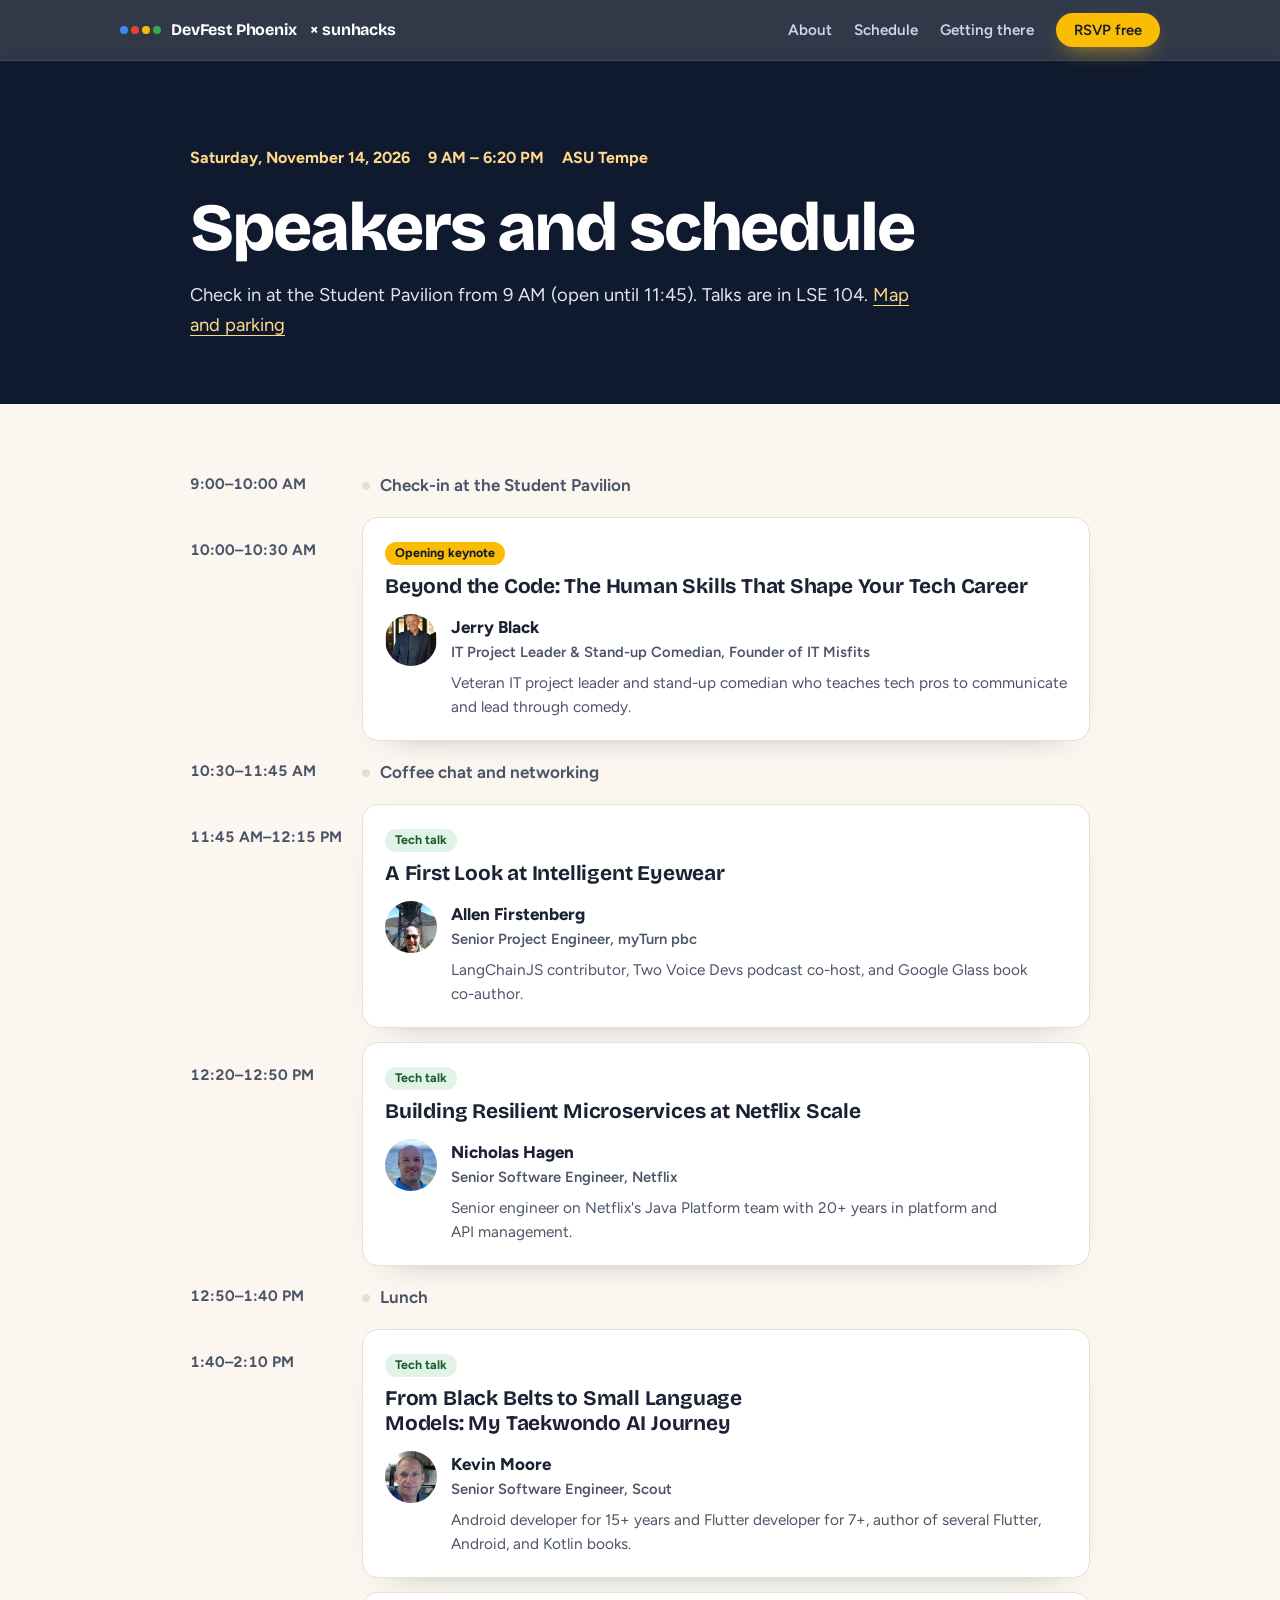
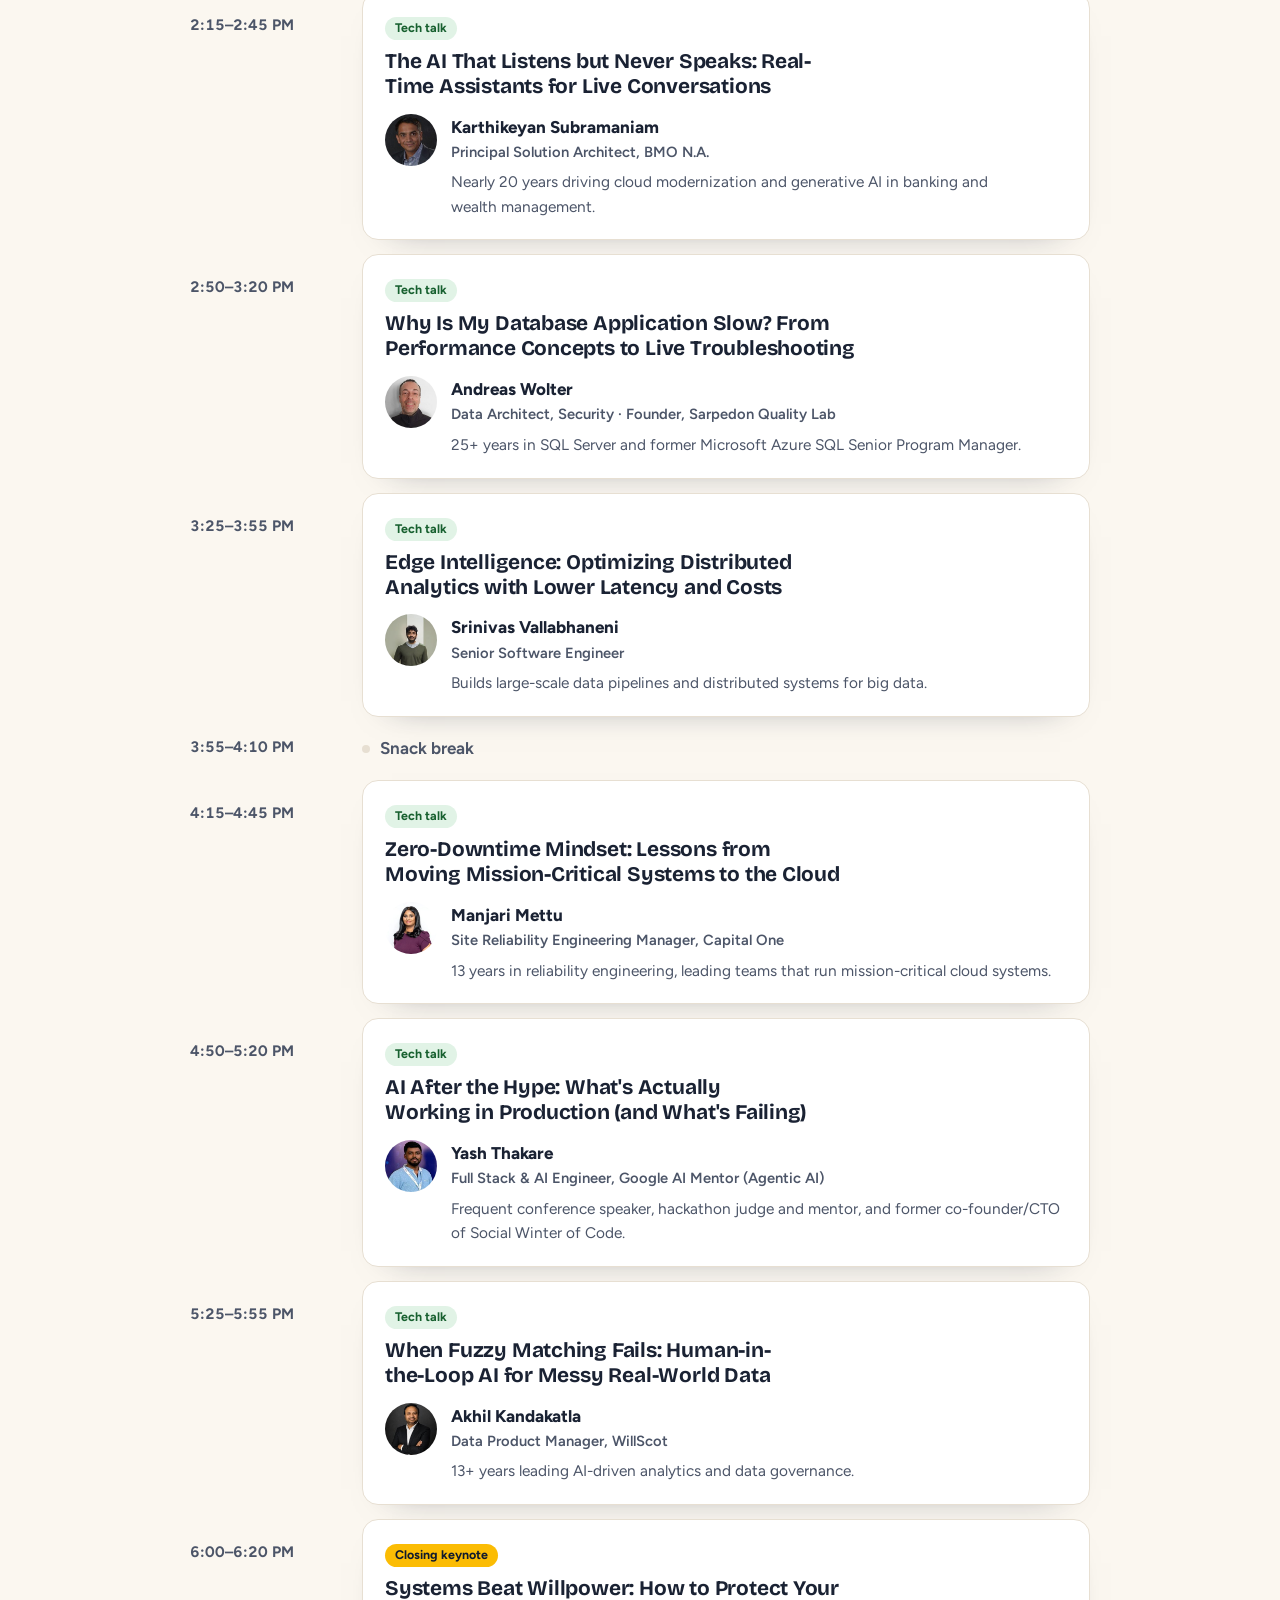
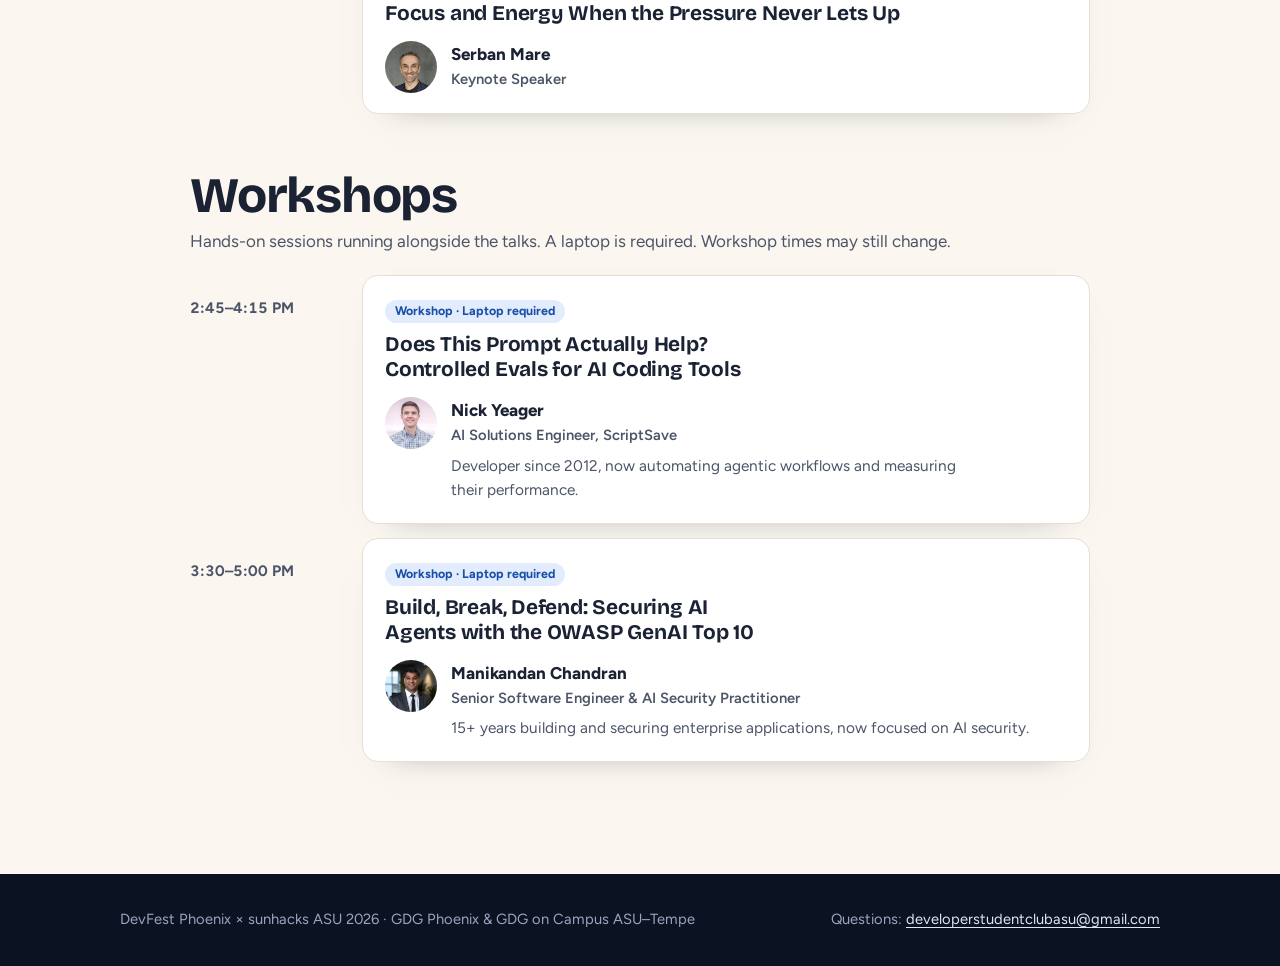
<file: schedule.html>
<!DOCTYPE html>
<html lang="en">
<head>
<meta charset="utf-8">
<meta name="viewport" content="width=device-width, initial-scale=1">
<title>Speakers and Schedule | DevFest Phoenix × sunhacks ASU 2026</title>
<meta name="description" content="Full schedule, talk titles, and speaker bios for DevFest Phoenix × sunhacks ASU 2026. Saturday, November 14, 2026 at ASU Tempe.">
<link rel="canonical" href="https://aidevfest.org/schedule.html">
<meta property="og:type" content="website">
<meta property="og:title" content="Speakers and Schedule: DevFest Phoenix × sunhacks ASU 2026">
<meta property="og:description" content="Talks, workshops, and keynotes at ASU Tempe. Saturday, November 14, 2026.">
<meta property="og:url" content="https://aidevfest.org/schedule.html">
<meta property="og:image" content="https://aidevfest.org/img/og.png">
<meta name="twitter:card" content="summary_large_image">
<meta name="theme-color" content="#101a2e">
<link rel="icon" href="img/favicon.svg" type="image/svg+xml">
<link rel="preload" href="fonts/bricolage-grotesque-var.woff2" as="font" type="font/woff2" crossorigin>
<link rel="stylesheet" href="site.css">
</head>
<body>
<a class="skip" href="#main">Skip to content</a>
<header class="top">
  <div class="wrap">
    <a class="mark" href="./"><span class="dots" aria-hidden="true"><i></i><i></i><i></i><i></i></span>DevFest Phoenix<span class="full">&nbsp;× sunhacks</span></a>
    <nav aria-label="Main">
      <a href="./#about">About</a>
      <a href="./#schedule">Schedule</a>
      <a href="./#venue">Getting there</a>
      <a class="btn btn-sun" href="https://gdg.community.dev/events/details/google-gdg-on-campus-arizona-state-university-tempe-united-states-presents-devfest-phoenix-x-sunhacks-asu-2026-call-for-speakers/cohost-gdg-on-campus-arizona-state-university-tempe-united-states/">RSVP free</a>
    </nav>
  </div>
</header>

<main id="main">
<div class="page-head">
  <div class="wrap narrow">
    <p class="kick"><span>Saturday, November 14, 2026</span><span>9 AM – 6:20 PM</span><span>ASU Tempe</span></p>
    <h1>Speakers and schedule</h1>
    <p class="lead">Check in at the Student Pavilion from 9 AM (open until 11:45). Talks are in LSE 104.
      <a href="./#venue">Map and parking</a></p>
  </div>
</div>

<section style="padding-top:clamp(40px,6vw,64px)">
  <div class="wrap narrow">
    <ol class="xs">
      <li class="brk"><time>9:00–10:00 AM</time><span>Check-in at the Student Pavilion</span></li>
      <li>
        <time>10:00–10:30 AM</time>
        <article class="talk">
          <span class="tag kn">Opening keynote</span>
          <h3>Beyond the Code: The Human Skills That Shape Your Tech Career</h3>
          <div class="spk"><img class="av" src="img/speakers/jerry-black.jpg" alt="" width="52" height="52" loading="lazy">
            <div><b>Jerry Black</b><span class="role">IT Project Leader &amp; Stand-up Comedian, Founder of IT Misfits</span>
              <p>Veteran IT project leader and stand-up comedian who teaches tech pros to communicate and lead through comedy.</p></div></div>
        </article>
      </li>
      <li class="brk"><time>10:30–11:45 AM</time><span>Coffee chat and networking</span></li>
      <li>
        <time>11:45 AM–12:15 PM</time>
        <article class="talk">
          <span class="tag tt">Tech talk</span>
          <h3>A First Look at Intelligent Eyewear</h3>
          <div class="spk"><img class="av" src="img/speakers/allen-firstenberg.jpg" alt="" width="52" height="52" loading="lazy">
            <div><b>Allen Firstenberg</b><span class="role">Senior Project Engineer, myTurn pbc</span>
              <p>LangChainJS contributor, Two Voice Devs podcast co-host, and Google Glass book co-author.</p></div></div>
        </article>
      </li>
      <li>
        <time>12:20–12:50 PM</time>
        <article class="talk">
          <span class="tag tt">Tech talk</span>
          <h3>Building Resilient Microservices at Netflix Scale</h3>
          <div class="spk"><img class="av" src="img/speakers/nicholas-hagen.jpg" alt="" width="52" height="52" loading="lazy">
            <div><b>Nicholas Hagen</b><span class="role">Senior Software Engineer, Netflix</span>
              <p>Senior engineer on Netflix's Java Platform team with 20+ years in platform and API management.</p></div></div>
        </article>
      </li>
      <li class="brk"><time>12:50–1:40 PM</time><span>Lunch</span></li>
      <li>
        <time>1:40–2:10 PM</time>
        <article class="talk">
          <span class="tag tt">Tech talk</span>
          <h3>From Black Belts to Small Language Models: My Taekwondo AI Journey</h3>
          <div class="spk"><img class="av" src="img/speakers/kevin-moore.jpg" alt="" width="52" height="52" loading="lazy">
            <div><b>Kevin Moore</b><span class="role">Senior Software Engineer, Scout</span>
              <p>Android developer for 15+ years and Flutter developer for 7+, author of several Flutter, Android, and Kotlin books.</p></div></div>
        </article>
      </li>
      <li>
        <time>2:15–2:45 PM</time>
        <article class="talk">
          <span class="tag tt">Tech talk</span>
          <h3>The AI That Listens but Never Speaks: Real-Time Assistants for Live Conversations</h3>
          <div class="spk"><img class="av" src="img/speakers/karthikeyan-subramaniam.jpg" alt="" width="52" height="52" loading="lazy">
            <div><b>Karthikeyan Subramaniam</b><span class="role">Principal Solution Architect, BMO N.A.</span>
              <p>Nearly 20 years driving cloud modernization and generative AI in banking and wealth management.</p></div></div>
        </article>
      </li>
      <li>
        <time>2:50–3:20 PM</time>
        <article class="talk">
          <span class="tag tt">Tech talk</span>
          <h3>Why Is My Database Application Slow? From Performance Concepts to Live Troubleshooting</h3>
          <div class="spk"><img class="av" src="img/speakers/andreas-wolter.jpg" alt="" width="52" height="52" loading="lazy">
            <div><b>Andreas Wolter</b><span class="role">Data Architect, Security &middot; Founder, Sarpedon Quality Lab</span>
              <p>25+ years in SQL Server and former Microsoft Azure SQL Senior Program Manager.</p></div></div>
        </article>
      </li>
      <li>
        <time>3:25–3:55 PM</time>
        <article class="talk">
          <span class="tag tt">Tech talk</span>
          <h3>Edge Intelligence: Optimizing Distributed Analytics with Lower Latency and Costs</h3>
          <div class="spk"><img class="av" src="img/speakers/srinivas-vallabhaneni.jpg" alt="" width="52" height="52" loading="lazy">
            <div><b>Srinivas Vallabhaneni</b><span class="role">Senior Software Engineer</span>
              <p>Builds large-scale data pipelines and distributed systems for big data.</p></div></div>
        </article>
      </li>
      <li class="brk"><time>3:55–4:10 PM</time><span>Snack break</span></li>
      <li>
        <time>4:15–4:45 PM</time>
        <article class="talk">
          <span class="tag tt">Tech talk</span>
          <h3>Zero-Downtime Mindset: Lessons from Moving Mission-Critical Systems to the Cloud</h3>
          <div class="spk"><img class="av" src="img/speakers/manjari-mettu.jpg" alt="" width="52" height="52" loading="lazy">
            <div><b>Manjari Mettu</b><span class="role">Site Reliability Engineering Manager, Capital One</span>
              <p>13 years in reliability engineering, leading teams that run mission-critical cloud systems.</p></div></div>
        </article>
      </li>
      <li>
        <time>4:50–5:20 PM</time>
        <article class="talk">
          <span class="tag tt">Tech talk</span>
          <h3>AI After the Hype: What's Actually Working in Production (and What's Failing)</h3>
          <div class="spk"><img class="av" src="img/speakers/yash-thakare.jpg" alt="" width="52" height="52" loading="lazy">
            <div><b>Yash Thakare</b><span class="role">Full Stack &amp; AI Engineer, Google AI Mentor (Agentic AI)</span>
              <p>Frequent conference speaker, hackathon judge and mentor, and former co-founder/CTO of Social Winter of Code.</p></div></div>
        </article>
      </li>
      <li>
        <time>5:25–5:55 PM</time>
        <article class="talk">
          <span class="tag tt">Tech talk</span>
          <h3>When Fuzzy Matching Fails: Human-in-the-Loop AI for Messy Real-World Data</h3>
          <div class="spk"><img class="av" src="img/speakers/akhil-kandakatla.jpg" alt="" width="52" height="52" loading="lazy">
            <div><b>Akhil Kandakatla</b><span class="role">Data Product Manager, WillScot</span>
              <p>13+ years leading AI-driven analytics and data governance.</p></div></div>
        </article>
      </li>
      <li>
        <time>6:00–6:20 PM</time>
        <article class="talk">
          <span class="tag kn">Closing keynote</span>
          <h3>Systems Beat Willpower: How to Protect Your Focus and Energy When the Pressure Never Lets Up</h3>
          <div class="spk"><img class="av" src="img/speakers/serban-mare.jpg" alt="" width="52" height="52" loading="lazy">
            <div><b>Serban Mare</b><span class="role">Keynote Speaker</span></div></div>
        </article>
      </li>
    </ol>

    <h2 class="xs-sub" id="workshops">Workshops</h2>
    <p class="xs-note">Hands-on sessions running alongside the talks. A laptop is required. Workshop times may still change.</p>
    <ol class="xs">
      <li>
        <time>2:45–4:15 PM</time>
        <article class="talk">
          <span class="tag ws">Workshop &middot; Laptop required</span>
          <h3>Does This Prompt Actually Help? Controlled Evals for AI Coding Tools</h3>
          <div class="spk"><img class="av" src="img/speakers/nick-yeager.jpg" alt="" width="52" height="52" loading="lazy">
            <div><b>Nick Yeager</b><span class="role">AI Solutions Engineer, ScriptSave</span>
              <p>Developer since 2012, now automating agentic workflows and measuring their performance.</p></div></div>
        </article>
      </li>
      <li>
        <time>3:30–5:00 PM</time>
        <article class="talk">
          <span class="tag ws">Workshop &middot; Laptop required</span>
          <h3>Build, Break, Defend: Securing AI Agents with the OWASP GenAI Top 10</h3>
          <div class="spk"><img class="av" src="img/speakers/manikandan-chandran.jpg" alt="" width="52" height="52" loading="lazy">
            <div><b>Manikandan Chandran</b><span class="role">Senior Software Engineer &amp; AI Security Practitioner</span>
              <p>15+ years building and securing enterprise applications, now focused on AI security.</p></div></div>
        </article>
      </li>
    </ol>
  </div>
</section>
</main>

<footer>
  <div class="wrap">
    <span>DevFest Phoenix × sunhacks ASU 2026 &middot; GDG Phoenix &amp; GDG on Campus ASU–Tempe</span>
    <span>Questions: <a href="mailto:developerstudentclubasu@gmail.com">developerstudentclubasu@gmail.com</a></span>
  </div>
</footer>
</body>
</html>
</file>
<file: site.css>
@font-face{font-family:'Bricolage Grotesque';src:url(fonts/bricolage-grotesque-var.woff2) format('woff2');font-weight:200 800;font-display:swap}
@font-face{font-family:'Figtree';src:url(fonts/figtree-var.woff2) format('woff2');font-weight:300 900;font-display:swap}
:root{--night:#101a2e;--dusk:#1f2d55;--ink:#1a2233;--soft:#4c5568;--paper:#fbf7f0;--card:#fff;--line:#e7dfd2;
  --blue:#4285f4;--red:#ea4335;--yellow:#fbbc04;--green:#34a853;--sun:#ffb22e;--link:#1f5fc9;
  --display:'Bricolage Grotesque',system-ui,sans-serif;--body:'Figtree',system-ui,sans-serif;color-scheme:light}
*{box-sizing:border-box}
html{scroll-behavior:smooth;-webkit-text-size-adjust:100%}
[id]{scroll-margin-top:72px}
body{margin:0;font:400 1.0625rem/1.6 var(--body);color:var(--ink);background:var(--paper)}
img,svg{max-width:100%;height:auto}
a{color:var(--link);text-underline-offset:.2em}
a:hover{text-decoration-thickness:2px}
:focus-visible{outline:3px solid var(--yellow);outline-offset:3px}
::selection{background:var(--yellow);color:var(--night)}
h1,h2,h3{font-family:var(--display);line-height:1.05;text-wrap:balance;margin:0}
h2{font-size:clamp(2rem,4.4vw,3.1rem);font-weight:750;letter-spacing:-.025em}
h3{font-size:1.25rem;font-weight:700;letter-spacing:-.01em}
p,li{text-wrap:pretty}
.wrap{max-width:1120px;margin:0 auto;padding:0 clamp(18px,4vw,40px)}
.skip{position:absolute;left:-9999px}.skip:focus{left:12px;top:12px;z-index:99;background:#fff;padding:8px 12px}

/* top bar */
.top{position:sticky;top:0;z-index:20;background:rgba(16,26,46,.86);backdrop-filter:saturate(1.4) blur(10px);-webkit-backdrop-filter:saturate(1.4) blur(10px);
  border-bottom:1px solid rgba(255,255,255,.08)}
.top .wrap{display:flex;align-items:center;justify-content:space-between;gap:16px;height:60px}
.mark{display:flex;align-items:center;gap:10px;color:#fff;text-decoration:none;font:700 1rem/1 var(--display);letter-spacing:-.01em;white-space:nowrap}
.dots{display:inline-flex;gap:3px}.dots i{width:8px;height:8px;border-radius:50%}
.dots i:nth-child(1){background:var(--blue)}.dots i:nth-child(2){background:var(--red)}.dots i:nth-child(3){background:var(--yellow)}.dots i:nth-child(4){background:var(--green)}
.top nav{display:flex;align-items:center;gap:22px}
.top nav a{color:#cdd6ea;text-decoration:none;font-weight:600;font-size:.95rem}
.top nav a:hover{color:#fff}
.btn{display:inline-flex;align-items:center;gap:8px;text-decoration:none;font-weight:750;border-radius:999px;padding:13px 24px;line-height:1.1;
  transition:transform .15s cubic-bezier(.2,.8,.2,1),background .15s,box-shadow .15s}
.btn:active{transform:translateY(1px)}
.btn-sun{background:var(--yellow);color:var(--night);box-shadow:0 8px 22px -10px rgba(251,188,4,.9)}
.btn-sun:hover{background:#ffcd3c;color:var(--night);transform:translateY(-1px)}
.btn-line{color:#fff;border:1.5px solid rgba(255,255,255,.45)}
.btn-line:hover{border-color:#fff;color:#fff}
.top .btn{padding:9px 18px;font-size:.92rem}
.top nav a.btn-sun,.top nav a.btn-sun:hover{color:var(--night)}

/* hero: dawn over the desert, signal rings off the sun */
.hero{position:relative;overflow:hidden;color:#fff;background:linear-gradient(180deg,var(--night) 0%,var(--dusk) 52%,#7a3b54 78%,#e0794a 100%);
  padding:clamp(56px,9vw,110px) 0 0}
.hero .wrap{position:relative;z-index:2}
.kick{display:flex;flex-wrap:wrap;gap:8px 18px;margin:0 0 22px;color:#ffd98a;font-weight:700;font-size:1rem}
.hero h1{font-size:clamp(2.7rem,8vw,6.2rem);font-weight:800;letter-spacing:-.04em;line-height:.92;max-width:11ch}
.hero h1 .x{color:var(--yellow);font-weight:500}
.hero .lead{font-size:clamp(1.1rem,2vw,1.3rem);color:#dfe5f3;max-width:46ch;margin:22px 0 30px}
.hero .cta{display:flex;flex-wrap:wrap;gap:12px;align-items:center}
.facts{display:grid;grid-template-columns:repeat(4,auto);justify-content:start;gap:12px 40px;margin:44px 0 0;padding:0;list-style:none}
.facts li{border-left:2px solid rgba(255,255,255,.22);padding-left:14px;margin:0}
.facts b{display:block;font:700 1.15rem/1.2 var(--display);color:#fff}
.facts span{color:#c9d2e6;font-size:.95rem}
.horizon{position:relative;z-index:1;display:block;width:100%;height:auto;margin-top:clamp(-10px,-2vw,-40px)}
@media (prefers-reduced-motion:no-preference){
  .ring{animation:pulse 5.5s cubic-bezier(.2,.7,.2,1) infinite;transform-origin:600px 300px;opacity:0}
  .ring:nth-of-type(2){animation-delay:1.8s}.ring:nth-of-type(3){animation-delay:3.6s}
  @keyframes pulse{0%{transform:scale(.55);opacity:.0}15%{opacity:.55}100%{transform:scale(1.6);opacity:0}}
}

/* sections */
section{padding:clamp(64px,9vw,112px) 0}
.intro{display:grid;grid-template-columns:1fr 1fr;gap:clamp(28px,5vw,72px);align-items:start}
.intro p{margin:0 0 1rem;font-size:1.12rem}
.intro .big{font:600 clamp(1.35rem,2.4vw,1.75rem)/1.35 var(--display);letter-spacing:-.01em;color:var(--ink);margin:0}
.who{list-style:none;padding:0;margin:22px 0 0;display:grid;gap:10px}
.who li{display:flex;gap:12px;align-items:baseline;margin:0}
.who li::before{content:"";flex:none;width:10px;height:10px;border-radius:50%;background:var(--c);transform:translateY(-1px)}
.formats{display:grid;grid-template-columns:repeat(3,1fr);gap:0;margin-top:40px;border-top:2px solid var(--ink)}
.formats div{padding:22px 22px 4px 0;border-right:1px solid var(--line)}
.formats div:last-child{border-right:0}
.formats div+div{padding-left:22px}
.formats .len{display:block;font:700 .9rem/1 var(--body);color:var(--soft);margin:8px 0 10px;font-variant-numeric:tabular-nums}
.formats p{margin:0;color:var(--soft);font-size:.98rem}
.band{background:var(--night);color:#dfe5f3}
.band h2{color:#fff}
.topics{display:flex;flex-wrap:wrap;gap:10px;list-style:none;padding:0;margin:34px 0 0}
.topics li{margin:0;padding:10px 18px;border-radius:999px;border:1px solid rgba(255,255,255,.18);font-weight:650;color:#fff;
  background:linear-gradient(90deg,var(--c) 0 6px,transparent 6px);padding-left:24px}
.split{display:grid;grid-template-columns:1.1fr .9fr;gap:clamp(28px,5vw,72px);align-items:start}
.panel{background:var(--card);border:1px solid var(--line);border-radius:18px;padding:26px;box-shadow:0 18px 40px -30px rgba(16,26,46,.5)}
.panel h3{margin-bottom:.5rem}
.panel p{margin:0 0 .8rem;color:var(--soft)}
.panel p:last-child{margin-bottom:0}
.sub{font-size:1.12rem;margin:18px 0 0;max-width:52ch}
#schedule .split{grid-template-columns:.7fr 1.3fr}
.sched-head{position:sticky;top:96px}
.sched{list-style:none;padding:0;margin:0;border-top:2px solid var(--ink)}
.sched li{display:grid;grid-template-columns:10.5rem 1fr;gap:16px;align-items:baseline;margin:0;padding:13px 0;border-bottom:1px solid var(--line)}
.sched time{font-weight:650;font-size:.95rem;color:var(--soft);font-variant-numeric:tabular-nums}
.sched span{font:700 1.12rem/1.3 var(--display);letter-spacing:-.01em}
.sched small{display:inline-block;margin-left:10px;padding:3px 10px;border-radius:999px;background:var(--yellow);color:var(--night);
  font:700 .78rem/1.2 var(--body);letter-spacing:0;vertical-align:2px}
.sched em{display:block;margin-top:3px;font:500 .98rem/1.4 var(--body);font-style:normal;letter-spacing:0;color:var(--soft)}
.sched-sub{margin-top:44px;font-size:1.6rem}
.sched-note{margin:8px 0 16px;color:var(--soft)}
.sched .brk span{font:600 1rem/1.3 var(--body);color:var(--soft)}
.sched .brk span::before{content:"";display:inline-block;width:8px;height:8px;border-radius:50%;background:var(--line);margin-right:10px;vertical-align:1px}
.route{display:grid;grid-template-columns:.85fr 1.15fr;gap:clamp(24px,4vw,48px);align-items:stretch;margin-top:34px}
.steps{list-style:none;padding:0;margin:0;display:grid;gap:26px;align-content:start}
.steps li{display:flex;gap:16px;margin:0}
.steps p{margin:.35rem 0 .45rem;color:var(--soft);font-size:1rem}
.n,.pin b{flex:none;display:grid;place-items:center;width:34px;height:34px;border-radius:50%;background:var(--c);color:var(--night);
  font:800 1rem/1 var(--display);border:3px solid #fff;box-shadow:0 2px 8px rgba(16,26,46,.35)}
.when{display:block;font-weight:750;font-size:.9rem;color:var(--soft);margin:5px 0 4px;font-variant-numeric:tabular-nums}
.go{font-weight:700;font-size:.95rem}
.map{min-height:440px;border-radius:18px;border:1px solid var(--line);background:#ece6da;overflow:hidden;z-index:0}
.pin{background:none;border:0}
.leaflet-tooltip.pin-tip{font:700 .85rem/1.2 var(--body);color:var(--night);border:0;border-radius:8px;padding:5px 9px;box-shadow:0 4px 14px -4px rgba(16,26,46,.45)}
.leaflet-container{font-family:var(--body)}
.hosts{display:grid;grid-template-columns:repeat(3,1fr);gap:16px;margin-top:34px}
.host{background:var(--card);border:1px solid var(--line);border-radius:16px;padding:22px;border-top:4px solid var(--c)}
.host p{margin:.4rem 0 0;color:var(--soft);font-size:.98rem}
.history{display:flex;flex-wrap:wrap;gap:10px;list-style:none;padding:0;margin:22px 0 0}
.history a{display:inline-block;padding:9px 16px;border-radius:999px;background:var(--card);border:1px solid var(--line);text-decoration:none;color:var(--ink);font-weight:650}
.history a:hover{border-color:var(--link);color:var(--link)}
.history small{color:var(--soft);font-weight:500;margin-left:6px;font-variant-numeric:tabular-nums}
.final{text-align:center}
.final h2{max-width:18ch;margin:0 auto}
.final p{max-width:52ch;margin:18px auto 28px;color:#c9d2e6;font-size:1.1rem}
.final .cta{display:flex;flex-wrap:wrap;gap:12px;justify-content:center}
footer{background:#0b1222;color:#9aa6bf;font-size:.92rem;padding:34px 0}
footer .wrap{display:flex;flex-wrap:wrap;gap:10px 28px;justify-content:space-between}
footer a{color:#dfe5f3}

@media (max-width:900px){
  .intro,.split,.route{grid-template-columns:1fr}
  #schedule .split{grid-template-columns:1fr}
  .sched-head{position:static}
  .map{min-height:380px}
  .hosts{grid-template-columns:1fr}
  .facts{grid-template-columns:1fr 1fr}
  .top nav a:not(.btn){display:none}
}
@media (max-width:520px){
  .sched li{grid-template-columns:1fr;gap:2px}
  .formats{grid-template-columns:1fr}
  .formats div{border-right:0;padding-left:0!important;border-bottom:1px solid var(--line);padding-bottom:18px}
  .mark .full{display:none}
}
@media (prefers-reduced-motion:reduce){html{scroll-behavior:auto}*{transition:none!important}}

/* schedule.html: expanded schedule with speaker cards */
.page-head{background:var(--night);color:#dfe5f3;padding:clamp(48px,7vw,84px) 0 clamp(40px,6vw,64px)}
.page-head h1{color:#fff;font-size:clamp(2.4rem,6vw,4.2rem);font-weight:800;letter-spacing:-.035em}
.page-head .lead{font-size:1.15rem;max-width:60ch;margin:18px 0 0}
.page-head a{color:#ffd98a}
.narrow{max-width:980px}
.xs{list-style:none;padding:0;margin:0;display:grid;gap:14px}
.xs>li{display:grid;grid-template-columns:9.5rem 1fr;gap:20px;align-items:start;margin:0}
.xs time{font-weight:700;font-size:.95rem;color:var(--soft);font-variant-numeric:tabular-nums;padding-top:21px}
.xs .brk{padding:4px 0}
.xs .brk time{padding-top:0}
.xs .brk span{font-weight:650;color:var(--soft)}
.xs .brk span::before{content:"";display:inline-block;width:8px;height:8px;border-radius:50%;background:var(--line);margin-right:10px;vertical-align:1px}
.talk{background:var(--card);border:1px solid var(--line);border-radius:16px;padding:20px 22px;box-shadow:0 14px 34px -30px rgba(16,26,46,.6)}
.tag{display:inline-block;font:700 .78rem/1.2 var(--body);padding:4px 10px;border-radius:999px;margin-bottom:10px}
.tag.kn{background:var(--yellow);color:var(--night)}
.tag.tt{background:#e1f3e6;color:#17602f}
.tag.ws{background:#e3ecfd;color:#1a4fa8}
.talk h3{font-size:1.3rem;line-height:1.2;margin-bottom:14px}
.spk{display:flex;gap:14px;align-items:flex-start}
.av{flex:none;width:52px;height:52px;border-radius:50%;object-fit:cover;display:grid;place-items:center;background:var(--c,var(--line));
  color:var(--night);font:800 1rem/1 var(--display)}
.spk b{display:block;font-weight:750}
.spk .role{display:block;font-size:.92rem;color:var(--soft);font-weight:600}
.spk p{margin:6px 0 0;color:var(--soft);font-size:.96rem}
.xs-sub{margin:56px 0 6px}
.xs-note{margin:0 0 20px;color:var(--soft)}
@media (max-width:620px){
  .xs>li{grid-template-columns:1fr;gap:6px}
  .xs time{padding-top:0}
}
</file>
